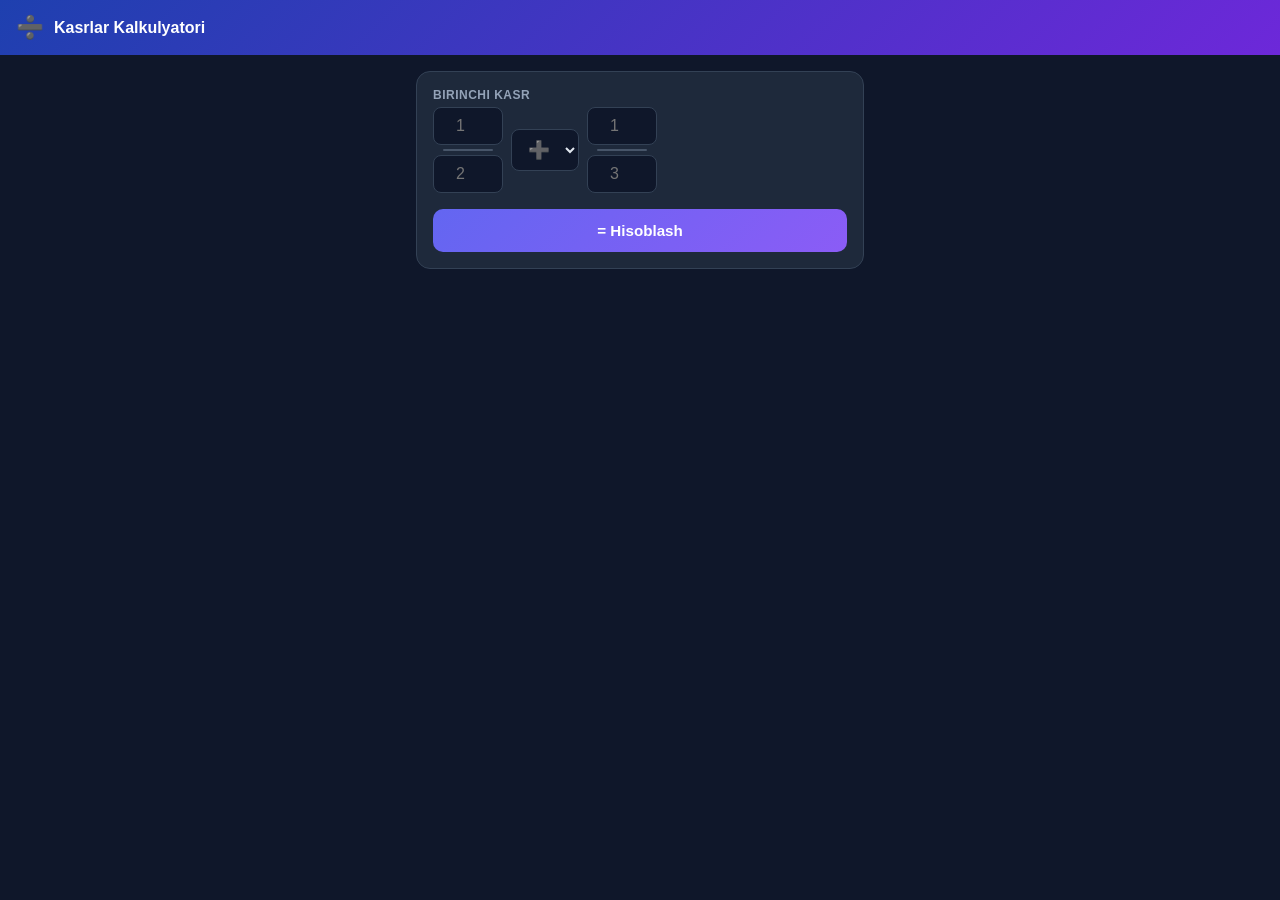
<file: apps/kasrlar/index.html>
<!DOCTYPE html>
<html lang="uz">
<head>
<meta charset="UTF-8">
<meta name="viewport" content="width=device-width,initial-scale=1">
<title>Kasrlar Kalkulyatori</title>
<style>
  *{box-sizing:border-box;margin:0;padding:0}
  body{font-family:'Segoe UI',sans-serif;background:#0F172A;color:#E2E8F0;min-height:100vh;display:flex;flex-direction:column}
  header{background:linear-gradient(135deg,#1E40AF,#6D28D9);padding:14px 16px;display:flex;align-items:center;gap:10px}
  header h1{font-size:1rem;font-weight:700;color:#fff}
  .container{flex:1;padding:16px;max-width:480px;margin:0 auto;width:100%}
  .card{background:#1E293B;border:1px solid #334155;border-radius:14px;padding:16px;margin-bottom:12px}
  label{font-size:.75rem;font-weight:600;color:#94A3B8;display:block;margin-bottom:5px;text-transform:uppercase;letter-spacing:.5px}
  .fraction-row{display:flex;align-items:center;gap:8px;margin-bottom:12px}
  input{background:#0F172A;border:1.5px solid #334155;border-radius:8px;color:#E2E8F0;padding:9px 12px;font-size:1rem;width:70px;text-align:center;outline:none}
  input:focus{border-color:#6366F1}
  .frac-box{display:flex;flex-direction:column;align-items:center;gap:4px}
  .frac-line{width:50px;height:2px;background:#475569;border-radius:1px}
  select{background:#0F172A;border:1.5px solid #334155;border-radius:8px;color:#E2E8F0;padding:9px 12px;font-size:1.1rem;outline:none}
  .btn{width:100%;padding:13px;background:linear-gradient(135deg,#6366F1,#8B5CF6);color:#fff;border:none;border-radius:10px;font-size:.95rem;font-weight:700;cursor:pointer;margin-top:4px}
  .result{background:linear-gradient(135deg,rgba(99,102,241,.15),rgba(139,92,246,.1));border:1px solid rgba(99,102,241,.3);border-radius:12px;padding:16px;text-align:center;display:none}
  .result.show{display:block}
  .res-main{font-size:1.8rem;font-weight:800;color:#A78BFA}
  .res-mixed{font-size:.9rem;color:#94A3B8;margin-top:6px}
  .res-decimal{font-size:.85rem;color:#64748B;margin-top:4px}
  .steps{background:#0F172A;border-radius:10px;padding:12px;margin-top:10px;font-size:.8rem;color:#94A3B8;line-height:1.8;text-align:left}
  .err{color:#F87171;font-size:.82rem;text-align:center;margin-top:8px;display:none}
  .err.show{display:block}
</style>
</head>
<body>
<header>
  <span style="font-size:1.4rem">➗</span>
  <h1>Kasrlar Kalkulyatori</h1>
</header>
<div class="container">
  <div class="card">
    <label>Birinchi kasr</label>
    <div class="fraction-row">
      <div class="frac-box">
        <input type="number" id="a1" placeholder="1" min="-999" max="999">
        <div class="frac-line"></div>
        <input type="number" id="b1" placeholder="2" min="1" max="999">
      </div>
      <select id="op">
        <option value="+">➕</option>
        <option value="-">➖</option>
        <option value="*">✖️</option>
        <option value="/">➗</option>
      </select>
      <div class="frac-box">
        <input type="number" id="a2" placeholder="1" min="-999" max="999">
        <div class="frac-line"></div>
        <input type="number" id="b2" placeholder="3" min="1" max="999">
      </div>
    </div>
    <button class="btn" onclick="calculate()">= Hisoblash</button>
    <div class="err" id="err">❌ Maxraj 0 bo'lmasin!</div>
  </div>
  <div class="result" id="result">
    <div style="font-size:.75rem;color:#64748B;margin-bottom:8px;font-weight:600;text-transform:uppercase;letter-spacing:.5px">Natija</div>
    <div class="res-main" id="res-frac"></div>
    <div class="res-mixed" id="res-mixed"></div>
    <div class="res-decimal" id="res-decimal"></div>
    <div class="steps" id="steps"></div>
  </div>
</div>
<script>
function gcd(a,b){a=Math.abs(a);b=Math.abs(b);while(b){let t=b;b=a%b;a=t;}return a;}
function calculate(){
  const a1=parseInt(document.getElementById('a1').value)||0;
  const b1=parseInt(document.getElementById('b1').value)||0;
  const a2=parseInt(document.getElementById('a2').value)||0;
  const b2=parseInt(document.getElementById('b2').value)||0;
  const op=document.getElementById('op').value;
  const err=document.getElementById('err');
  const res=document.getElementById('result');
  err.classList.remove('show');
  if(b1===0||b2===0||(op==='/'&&a2===0)){err.classList.add('show');res.classList.remove('show');return;}
  let numRes,denRes,steps='';
  if(op==='+'){
    numRes=a1*b2+a2*b1; denRes=b1*b2;
    steps=`${a1}/${b1} + ${a2}/${b2} = (${a1}×${b2} + ${a2}×${b1}) / (${b1}×${b2}) = ${numRes}/${denRes}`;
  } else if(op==='-'){
    numRes=a1*b2-a2*b1; denRes=b1*b2;
    steps=`${a1}/${b1} − ${a2}/${b2} = (${a1}×${b2} − ${a2}×${b1}) / (${b1}×${b2}) = ${numRes}/${denRes}`;
  } else if(op==='*'){
    numRes=a1*a2; denRes=b1*b2;
    steps=`${a1}/${b1} × ${a2}/${b2} = (${a1}×${a2}) / (${b1}×${b2}) = ${numRes}/${denRes}`;
  } else {
    numRes=a1*b2; denRes=b1*a2;
    steps=`${a1}/${b1} ÷ ${a2}/${b2} = ${a1}/${b1} × ${b2}/${a2} = ${numRes}/${denRes}`;
  }
  const sign=numRes<0?-1:1;
  const g=gcd(Math.abs(numRes),Math.abs(denRes));
  const sNum=(numRes/g); const sDen=(denRes/g);
  const finalNum=sign*Math.abs(sNum); const finalDen=Math.abs(sDen);
  document.getElementById('res-frac').textContent=finalDen===1?finalNum:`${finalNum} / ${finalDen}`;
  const whole=Math.trunc(finalNum/finalDen);
  const rem=Math.abs(finalNum%finalDen);
  document.getElementById('res-mixed').textContent=
    (Math.abs(whole)>0&&rem>0)?`Aralash son: ${whole} va ${rem}/${finalDen}`:'';
  document.getElementById('res-decimal').textContent=`O'nli kasr: ${(finalNum/finalDen).toFixed(4)}`;
  if(g>1) steps+=`\nQisqartirish (EKUB=${g}): ${numRes/g} / ${denRes/g}`;
  document.getElementById('steps').textContent=steps;
  res.classList.add('show');
}
document.addEventListener('keydown',e=>{if(e.key==='Enter')calculate();});
</script>
</body>
</html>
</file>
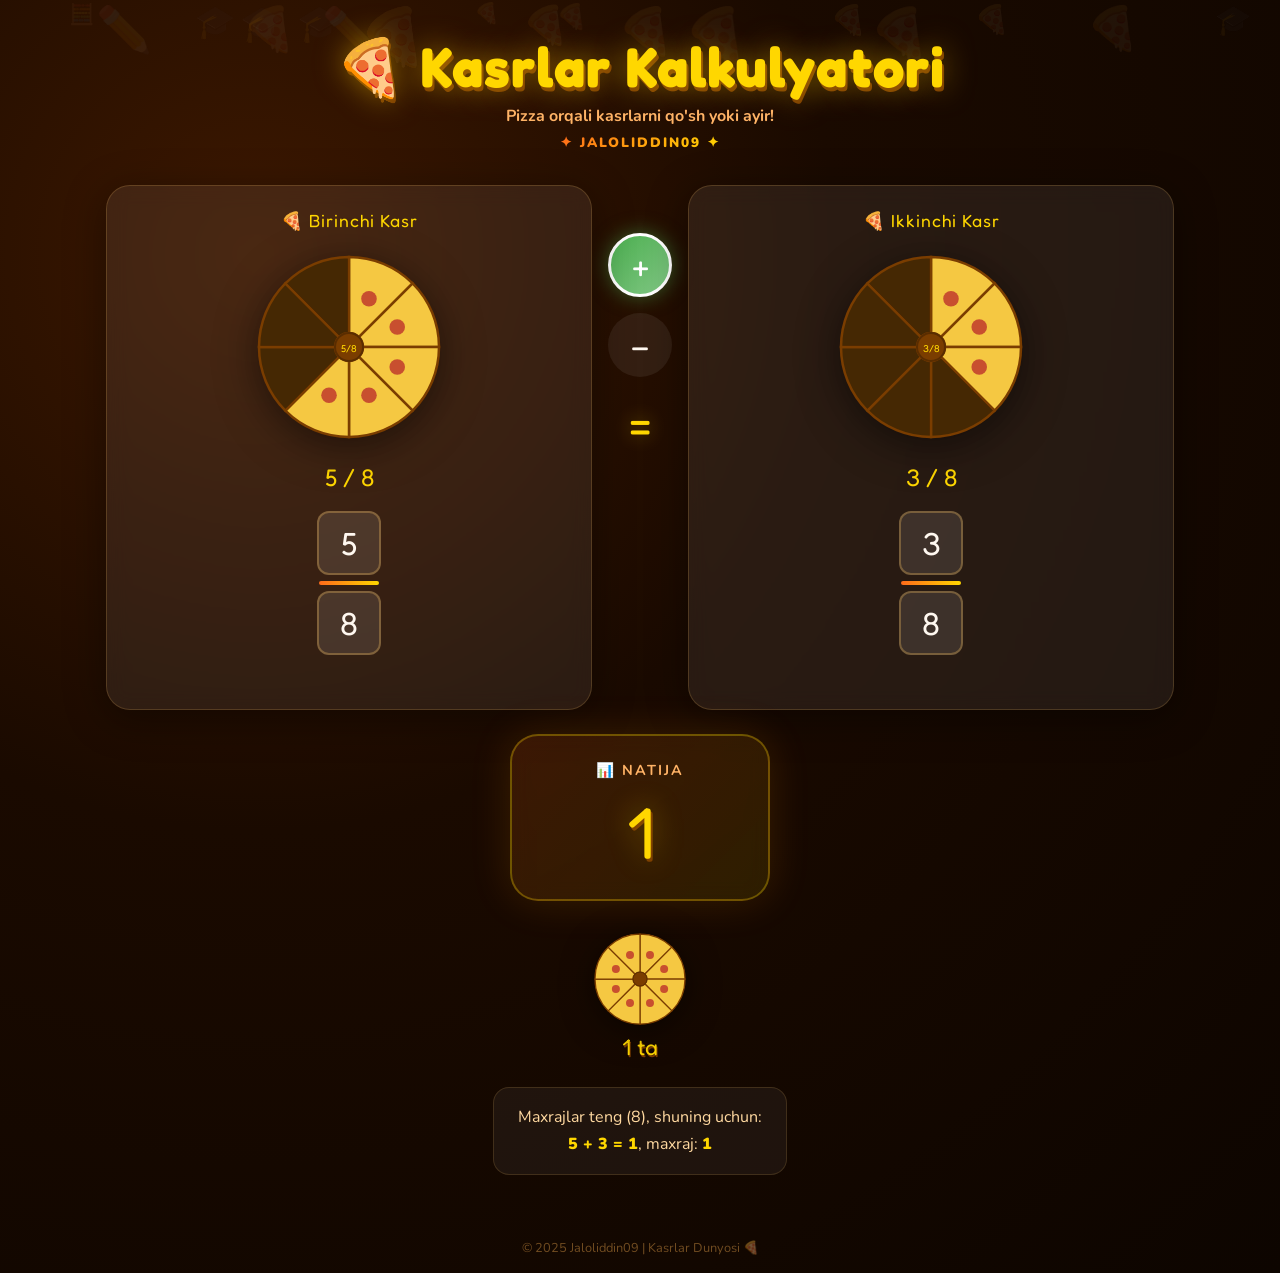
<file: apps/kasrlar_kalkulyator/index.html>
<!DOCTYPE html>
<html lang="uz">
<head>
<meta charset="UTF-8">
<meta name="viewport" content="width=device-width, initial-scale=1.0">
<title>🍕 Kasrlar Kalkulyatori | Jaloliddin09</title>
<link href="https://fonts.googleapis.com/css2?family=Fredoka+One&family=Nunito:wght@400;600;700;800;900&display=swap" rel="stylesheet">
<style>
  :root {
    --crust: #c8860a;
    --cheese: #f5c842;
    --sauce: #e8431a;
    --shadow-slice: rgba(80,30,0,0.18);
    --bg1: #1a0a00;
    --bg2: #2d1200;
    --accent: #ff6b1a;
    --gold: #ffd700;
    --white: #fff8f0;
    --green: #4caf50;
    --blue: #2196f3;
    --card: rgba(255,255,255,0.07);
    --border: rgba(255,200,100,0.18);
  }

  * { box-sizing: border-box; margin: 0; padding: 0; }

  body {
    font-family: 'Nunito', sans-serif;
    background: radial-gradient(ellipse at 20% 20%, #3d1800 0%, #1a0a00 40%, #0d0500 100%);
    min-height: 100vh;
    color: var(--white);
    overflow-x: hidden;
  }

  /* Floating pizza emojis background */
  .bg-emojis {
    position: fixed; inset: 0; pointer-events: none; z-index: 0; overflow: hidden;
  }
  .bg-emoji {
    position: absolute; font-size: 2rem; opacity: 0.06;
    animation: floatEmoji linear infinite;
  }

  @keyframes floatEmoji {
    from { transform: translateY(110vh) rotate(0deg); }
    to   { transform: translateY(-10vh) rotate(360deg); }
  }

  header {
    position: relative; z-index: 10;
    text-align: center;
    padding: 2rem 1rem 0.5rem;
  }
  header h1 {
    font-family: 'Fredoka One', cursive;
    font-size: clamp(2rem, 6vw, 3.5rem);
    color: var(--gold);
    text-shadow: 0 0 30px rgba(255,200,0,0.5), 2px 4px 0 #7a3d00;
    letter-spacing: 1px;
  }
  header p {
    color: #ffb366; font-size: 1rem; margin-top: 4px; font-weight: 700;
  }
  .author {
    display: inline-block; margin-top: 6px;
    background: linear-gradient(135deg, #ff6b1a, #ffd700);
    -webkit-background-clip: text; -webkit-text-fill-color: transparent;
    font-size: 0.85rem; font-weight: 900; letter-spacing: 2px;
  }

  .main-wrap {
    position: relative; z-index: 10;
    max-width: 1100px; margin: 0 auto;
    padding: 1.5rem 1rem 3rem;
    display: grid;
    grid-template-columns: 1fr auto 1fr;
    gap: 1rem;
    align-items: start;
  }

  @media(max-width:700px){
    .main-wrap { grid-template-columns: 1fr; }
    .operator-col { order: 3; }
    .result-section { order: 4; grid-column: 1; }
  }

  /* FRACTION INPUT CARD */
  .fraction-card {
    background: var(--card);
    border: 1.5px solid var(--border);
    border-radius: 24px;
    padding: 1.5rem 1rem 1.2rem;
    backdrop-filter: blur(10px);
    box-shadow: 0 8px 40px rgba(0,0,0,0.4);
    display: flex; flex-direction: column; align-items: center; gap: 1rem;
    transition: transform 0.3s;
  }
  .fraction-card:hover { transform: translateY(-4px); }

  .card-label {
    font-family: 'Fredoka One', cursive;
    font-size: 1.1rem; color: var(--gold); letter-spacing: 1px;
  }

  /* PIZZA SVG */
  .pizza-wrap {
    position: relative;
    width: 200px; height: 200px;
  }
  .pizza-svg { width: 100%; height: 100%; filter: drop-shadow(0 8px 20px rgba(0,0,0,0.5)); }

  /* INPUT ROW */
  .input-row {
    display: flex; align-items: center; gap: 0.5rem;
  }
  .frac-input {
    background: rgba(255,255,255,0.1);
    border: 2px solid rgba(255,200,100,0.3);
    border-radius: 12px;
    color: var(--white);
    font-family: 'Fredoka One', cursive;
    font-size: 2rem;
    width: 64px; height: 64px;
    text-align: center;
    outline: none;
    transition: border-color 0.3s, background 0.3s;
    -moz-appearance: textfield;
  }
  .frac-input::-webkit-inner-spin-button,
  .frac-input::-webkit-outer-spin-button { -webkit-appearance: none; }
  .frac-input:focus {
    border-color: var(--gold);
    background: rgba(255,200,0,0.12);
  }
  .divider-line {
    width: 60px; height: 4px;
    background: linear-gradient(90deg, #ff6b1a, #ffd700);
    border-radius: 4px;
    margin: 2px 0;
  }
  .frac-stack { display: flex; flex-direction: column; align-items: center; gap: 4px; }

  /* fraction display text */
  .frac-display {
    font-family: 'Fredoka One', cursive;
    font-size: 1.5rem; color: var(--gold);
    min-height: 2rem;
  }

  /* OPERATOR COLUMN */
  .operator-col {
    display: flex; flex-direction: column;
    align-items: center; justify-content: center;
    gap: 1rem; padding-top: 3rem;
  }
  .op-btn {
    width: 64px; height: 64px;
    border-radius: 50%;
    border: 3px solid transparent;
    font-family: 'Fredoka One', cursive;
    font-size: 2rem;
    cursor: pointer;
    transition: all 0.25s;
    background: rgba(255,255,255,0.07);
    color: var(--white);
  }
  .op-btn:hover { transform: scale(1.1); }
  .op-btn.active-plus {
    background: linear-gradient(135deg, #4caf50, #81c784);
    border-color: #fff;
    box-shadow: 0 0 20px rgba(76,175,80,0.5);
    color: #fff;
  }
  .op-btn.active-minus {
    background: linear-gradient(135deg, #e53935, #ef9a9a);
    border-color: #fff;
    box-shadow: 0 0 20px rgba(229,57,53,0.5);
    color: #fff;
  }
  .equals-sign {
    font-family: 'Fredoka One', cursive;
    font-size: 3rem; color: var(--gold);
    text-shadow: 0 0 20px rgba(255,215,0,0.4);
  }

  /* RESULT SECTION */
  .result-section {
    grid-column: 1 / -1;
    display: flex; flex-direction: column; align-items: center;
    gap: 1.2rem; padding-top: 0.5rem;
  }

  .result-card {
    background: linear-gradient(135deg, rgba(255,107,26,0.15), rgba(255,215,0,0.1));
    border: 2px solid rgba(255,215,0,0.3);
    border-radius: 28px;
    padding: 1.5rem 3rem;
    text-align: center;
    min-width: 260px;
    box-shadow: 0 0 40px rgba(255,150,0,0.15);
    backdrop-filter: blur(10px);
  }
  .result-label {
    font-size: 0.9rem; color: #ffb366; font-weight: 700; letter-spacing: 2px;
    text-transform: uppercase; margin-bottom: 0.5rem;
  }
  .result-value {
    font-family: 'Fredoka One', cursive;
    font-size: clamp(2.5rem, 8vw, 4.5rem);
    color: var(--gold);
    text-shadow: 0 0 30px rgba(255,200,0,0.4), 2px 3px 0 #7a3d00;
    transition: transform 0.4s cubic-bezier(.34,1.56,.64,1);
    display: inline-block;
  }
  .result-value.pop {
    animation: popAnim 0.5s cubic-bezier(.34,1.56,.64,1);
  }
  @keyframes popAnim {
    0%   { transform: scale(0.5); opacity: 0; }
    60%  { transform: scale(1.15); }
    100% { transform: scale(1); opacity: 1; }
  }

  /* WHOLE PIZZAS DISPLAY */
  .whole-pizzas {
    display: flex; flex-wrap: wrap; justify-content: center; gap: 1rem;
    padding: 0.5rem;
  }
  .whole-pizza-item {
    display: flex; flex-direction: column; align-items: center; gap: 4px;
    animation: popIn 0.5s cubic-bezier(.34,1.56,.64,1) both;
  }
  @keyframes popIn {
    from { transform: scale(0) rotate(-15deg); opacity: 0; }
    to   { transform: scale(1) rotate(0deg); opacity: 1; }
  }
  .whole-pizza-item svg { filter: drop-shadow(0 6px 16px rgba(0,0,0,0.5)); }
  .whole-pizza-label {
    font-family: 'Fredoka One', cursive;
    font-size: 1.4rem; color: var(--gold);
    text-shadow: 1px 2px 0 #7a3d00;
  }

  .remainder-label {
    font-size: 0.9rem; color: #ffb366; font-weight: 700; text-align: center;
  }

  /* STEP EXPLANATION */
  .step-box {
    background: rgba(255,255,255,0.05);
    border: 1px solid rgba(255,200,100,0.15);
    border-radius: 16px;
    padding: 1rem 1.5rem;
    font-size: 1rem;
    color: #ffd9a0;
    text-align: center;
    line-height: 1.7;
    max-width: 500px;
  }
  .step-box span { color: var(--gold); font-weight: 900; }

  /* Slice animation */
  .pizza-slice-path {
    transition: opacity 0.3s, transform 0.3s;
    transform-origin: center;
  }

  .error-msg {
    color: #ff6b6b; font-size: 0.9rem; font-weight: 700; min-height: 1.2rem;
  }

  footer {
    position: relative; z-index: 10;
    text-align: center; padding: 1rem;
    color: rgba(255,180,80,0.4); font-size: 0.8rem;
  }
</style>
</head>
<body>

<!-- Background floating pizzas -->
<div class="bg-emojis" id="bgEmojis"></div>

<header>
  <h1>🍕 Kasrlar Kalkulyatori</h1>
  <p>Pizza orqali kasrlarni qo'sh yoki ayir!</p>
  <div class="author">✦ JALOLIDDIN09 ✦</div>
</header>

<div class="main-wrap">

  <!-- FRACTION 1 -->
  <div class="fraction-card" id="card1">
    <div class="card-label">🍕 Birinchi Kasr</div>
    <div class="pizza-wrap">
      <svg class="pizza-svg" id="pizza1" viewBox="0 0 200 200"></svg>
    </div>
    <div class="frac-display" id="display1">—</div>
    <div class="input-row">
      <div class="frac-stack">
        <input class="frac-input" id="num1" type="number" min="0" max="99" placeholder="5" value="">
        <div class="divider-line"></div>
        <input class="frac-input" id="den1" type="number" min="1" max="20" placeholder="8" value="">
      </div>
    </div>
    <div class="error-msg" id="err1"></div>
  </div>

  <!-- OPERATOR -->
  <div class="operator-col">
    <button class="op-btn active-plus" id="btnPlus" onclick="setOp('+')">+</button>
    <button class="op-btn" id="btnMinus" onclick="setOp('-')">−</button>
    <div class="equals-sign">=</div>
  </div>

  <!-- FRACTION 2 -->
  <div class="fraction-card" id="card2">
    <div class="card-label">🍕 Ikkinchi Kasr</div>
    <div class="pizza-wrap">
      <svg class="pizza-svg" id="pizza2" viewBox="0 0 200 200"></svg>
    </div>
    <div class="frac-display" id="display2">—</div>
    <div class="input-row">
      <div class="frac-stack">
        <input class="frac-input" id="num2" type="number" min="0" max="99" placeholder="3" value="">
        <div class="divider-line"></div>
        <input class="frac-input" id="den2" type="number" min="1" max="20" placeholder="8" value="">
      </div>
    </div>
    <div class="error-msg" id="err2"></div>
  </div>

  <!-- RESULT -->
  <div class="result-section" id="resultSection" style="display:none">
    <div class="result-card">
      <div class="result-label">📊 Natija</div>
      <div class="result-value" id="resultValue">—</div>
    </div>
    <div class="whole-pizzas" id="wholePizzas"></div>
    <div class="step-box" id="stepBox"></div>
  </div>

</div>

<footer>© 2025 Jaloliddin09 | Kasrlar Dunyosi 🍕</footer>

<script>
// ── BG EMOJIS ──
const bgWrap = document.getElementById('bgEmojis');
for(let i=0;i<18;i++){
  const e = document.createElement('span');
  e.className = 'bg-emoji';
  e.textContent = ['🍕','🍕','🍕','🧮','✏️','🎓'][Math.floor(Math.random()*6)];
  e.style.left = Math.random()*100+'%';
  e.style.fontSize = (1.2+Math.random()*2.5)+'rem';
  e.style.animationDuration = (12+Math.random()*20)+'s';
  e.style.animationDelay = (-Math.random()*20)+'s';
  bgWrap.appendChild(e);
}

// ── STATE ──
let operator = '+';

function setOp(op){
  operator = op;
  document.getElementById('btnPlus').className = 'op-btn' + (op==='+' ? ' active-plus' : '');
  document.getElementById('btnMinus').className = 'op-btn' + (op==='-' ? ' active-minus' : '');
  calculate();
}

// ── PIZZA DRAW ──
function drawPizza(svgEl, numerator, denominator, animated=false){
  svgEl.innerHTML = '';
  const cx=100, cy=100, r=90, ri=14;
  if(!denominator || denominator<1){ return; }

  // Background circle (crust)
  const bgCircle = document.createElementNS('http://www.w3.org/2000/svg','circle');
  bgCircle.setAttribute('cx',cx); bgCircle.setAttribute('cy',cy);
  bgCircle.setAttribute('r',r);
  bgCircle.setAttribute('fill','#c8860a');
  svgEl.appendChild(bgCircle);

  const slices = denominator;
  const angleStep = (2*Math.PI)/slices;

  for(let i=0;i<slices;i++){
    const a1 = -Math.PI/2 + i*angleStep;
    const a2 = a1 + angleStep;
    const filled = i < numerator;

    // Slice path
    const x1=cx+r*Math.cos(a1), y1=cy+r*Math.sin(a1);
    const x2=cx+r*Math.cos(a2), y2=cy+r*Math.sin(a2);
    const xi1=cx+ri*Math.cos(a1), yi1=cy+ri*Math.sin(a1);
    const xi2=cx+ri*Math.cos(a2), yi2=cy+ri*Math.sin(a2);

    const d = `M ${xi1} ${yi1} L ${x1} ${y1} A ${r} ${r} 0 0 1 ${x2} ${y2} L ${xi2} ${yi2} A ${ri} ${ri} 0 0 0 ${xi1} ${yi1} Z`;

    const path = document.createElementNS('http://www.w3.org/2000/svg','path');
    path.setAttribute('d', d);

    if(filled){
      // Cheese color
      path.setAttribute('fill','#f5c842');
    } else {
      // Empty / shadow
      path.setAttribute('fill','rgba(20,5,0,0.72)');
    }

    // Slice border
    path.setAttribute('stroke','#7a3d00');
    path.setAttribute('stroke-width','2.5');
    path.style.transition = 'fill 0.4s';

    if(animated){
      path.style.opacity = '0';
      path.style.transition = `opacity 0.3s ${i*0.06}s, fill 0.4s`;
      setTimeout(()=>{ path.style.opacity='1'; }, 50);
    }

    svgEl.appendChild(path);

    // Toppings (pepperoni) on filled slices
    if(filled && slices <= 12){
      const mid = a1 + angleStep/2;
      const tr = r*0.58;
      const tx = cx + tr*Math.cos(mid);
      const ty = cy + tr*Math.sin(mid);
      const pepperoni = document.createElementNS('http://www.w3.org/2000/svg','circle');
      pepperoni.setAttribute('cx', tx); pepperoni.setAttribute('cy', ty);
      pepperoni.setAttribute('r', Math.max(5, 11-slices*0.4));
      pepperoni.setAttribute('fill','#c0392b');
      pepperoni.setAttribute('opacity','0.85');
      svgEl.appendChild(pepperoni);
    }
  }

  // Center hole
  const center = document.createElementNS('http://www.w3.org/2000/svg','circle');
  center.setAttribute('cx',cx); center.setAttribute('cy',cy);
  center.setAttribute('r',ri);
  center.setAttribute('fill','#7a3d00');
  center.setAttribute('stroke','#5a2d00');
  center.setAttribute('stroke-width','2');
  svgEl.appendChild(center);

  // Fraction text in center
  const txt = document.createElementNS('http://www.w3.org/2000/svg','text');
  txt.setAttribute('x',cx); txt.setAttribute('y',cy+5);
  txt.setAttribute('text-anchor','middle');
  txt.setAttribute('font-family','Fredoka One, cursive');
  txt.setAttribute('font-size','10');
  txt.setAttribute('fill','#ffd700');
  txt.textContent = numerator+'/'+denominator;
  svgEl.appendChild(txt);
}

// ── WHOLE PIZZA DRAW (small) ──
function makeWholePizzaSVG(size=90){
  const ns='http://www.w3.org/2000/svg';
  const svg = document.createElementNS(ns,'svg');
  svg.setAttribute('viewBox','0 0 200 200');
  svg.setAttribute('width', size); svg.setAttribute('height', size);

  const cx=100,cy=100,r=90,ri=14;
  const slices=8, angleStep=(2*Math.PI)/slices;

  const bg=document.createElementNS(ns,'circle');
  bg.setAttribute('cx',cx);bg.setAttribute('cy',cy);bg.setAttribute('r',r);
  bg.setAttribute('fill','#c8860a'); svg.appendChild(bg);

  for(let i=0;i<slices;i++){
    const a1=-Math.PI/2+i*angleStep, a2=a1+angleStep;
    const x1=cx+r*Math.cos(a1),y1=cy+r*Math.sin(a1);
    const x2=cx+r*Math.cos(a2),y2=cy+r*Math.sin(a2);
    const xi1=cx+ri*Math.cos(a1),yi1=cy+ri*Math.sin(a1);
    const xi2=cx+ri*Math.cos(a2),yi2=cy+ri*Math.sin(a2);
    const d=`M ${xi1} ${yi1} L ${x1} ${y1} A ${r} ${r} 0 0 1 ${x2} ${y2} L ${xi2} ${yi2} A ${ri} ${ri} 0 0 0 ${xi1} ${yi1} Z`;
    const path=document.createElementNS(ns,'path');
    path.setAttribute('d',d);
    path.setAttribute('fill','#f5c842');
    path.setAttribute('stroke','#7a3d00');
    path.setAttribute('stroke-width','2.5');
    svg.appendChild(path);

    const mid=a1+angleStep/2;
    const tr=r*0.58;
    const tx=cx+tr*Math.cos(mid),ty=cy+tr*Math.sin(mid);
    const p=document.createElementNS(ns,'circle');
    p.setAttribute('cx',tx);p.setAttribute('cy',ty);
    p.setAttribute('r','8');p.setAttribute('fill','#c0392b');p.setAttribute('opacity','0.85');
    svg.appendChild(p);
  }

  const cent=document.createElementNS(ns,'circle');
  cent.setAttribute('cx',cx);cent.setAttribute('cy',cy);cent.setAttribute('r',ri);
  cent.setAttribute('fill','#7a3d00');cent.setAttribute('stroke','#5a2d00');cent.setAttribute('stroke-width','2');
  svg.appendChild(cent);
  return svg;
}

// ── CALCULATE ──
function gcd(a,b){ return b===0?a:gcd(b,a%b); }

function calculate(){
  const n1=parseInt(document.getElementById('num1').value);
  const d1=parseInt(document.getElementById('den1').value);
  const n2=parseInt(document.getElementById('num2').value);
  const d2=parseInt(document.getElementById('den2').value);

  const err1=document.getElementById('err1');
  const err2=document.getElementById('err2');
  err1.textContent=''; err2.textContent='';

  // Draw individual pizzas if valid
  if(!isNaN(n1) && !isNaN(d1) && d1>=1 && d1<=20 && n1>=0){
    drawPizza(document.getElementById('pizza1'), n1, d1, true);
    document.getElementById('display1').textContent = n1+' / '+d1;
  } else {
    document.getElementById('pizza1').innerHTML='';
    document.getElementById('display1').textContent='—';
    if(!isNaN(d1) && (d1<1||d1>20)) err1.textContent='Maxraj 1-20 oralig\'ida bo\'lsin!';
  }

  if(!isNaN(n2) && !isNaN(d2) && d2>=1 && d2<=20 && n2>=0){
    drawPizza(document.getElementById('pizza2'), n2, d2, true);
    document.getElementById('display2').textContent = n2+' / '+d2;
  } else {
    document.getElementById('pizza2').innerHTML='';
    document.getElementById('display2').textContent='—';
    if(!isNaN(d2) && (d2<1||d2>20)) err2.textContent='Maxraj 1-20 oralig\'ida bo\'lsin!';
  }

  // Full calculation
  if(isNaN(n1)||isNaN(d1)||isNaN(n2)||isNaN(d2)||d1<1||d2<1){
    document.getElementById('resultSection').style.display='none';
    return;
  }

  let resN, resD;
  if(operator==='+'){
    resN = n1*d2 + n2*d1;
    resD = d1*d2;
  } else {
    resN = n1*d2 - n2*d1;
    resD = d1*d2;
  }

  // Simplify
  const g = gcd(Math.abs(resN), resD);
  const simpN = resN/g;
  const simpD = resD/g;

  // Whole numbers
  const wholes = Math.floor(Math.abs(simpN)/simpD) * Math.sign(simpN);
  const remN   = Math.abs(simpN) % simpD;

  // Display result
  let resultText = '';
  if(simpN<0 && simpD>0) resultText += '−';
  if(remN===0){
    resultText += Math.abs(wholes);
  } else if(wholes!==0){
    resultText += Math.abs(wholes) + ' ' + remN+'/'+simpD;
  } else {
    resultText += Math.abs(simpN)+'/'+simpD;
  }

  const rv = document.getElementById('resultValue');
  rv.textContent = resultText;
  rv.classList.remove('pop');
  void rv.offsetWidth;
  rv.classList.add('pop');

  // Whole pizzas display
  const wholePizzas = document.getElementById('wholePizzas');
  wholePizzas.innerHTML='';
  if(Math.abs(wholes)>0 && Math.abs(wholes)<=8){
    // show individual pizza svgs
    for(let i=0;i<Math.abs(wholes);i++){
      const item = document.createElement('div');
      item.className='whole-pizza-item';
      item.style.animationDelay = (i*0.12)+'s';
      const svg = makeWholePizzaSVG(Math.abs(wholes)<=4?100:70);
      item.appendChild(svg);
      if(i===0){
        const lbl=document.createElement('div');
        lbl.className='whole-pizza-label';
        lbl.textContent=Math.abs(wholes)>1?Math.abs(wholes)+'✕':'1 ta';
        item.appendChild(lbl);
      }
      wholePizzas.appendChild(item);
      if(Math.abs(wholes)>4 && i===0) break; // show 1 with multiplier
    }
  }
  if(Math.abs(wholes)>8){
    const item=document.createElement('div');
    item.className='whole-pizza-item';
    const svg=makeWholePizzaSVG(100);
    item.appendChild(svg);
    const lbl=document.createElement('div');
    lbl.className='whole-pizza-label';
    lbl.textContent=Math.abs(wholes)+'✕';
    item.appendChild(lbl);
    wholePizzas.appendChild(item);
  }

  // Step explanation
  let step = '';
  if(d1===d2){
    step = `Maxrajlar teng (${d1}), shuning uchun:\n<span>${n1} ${operator} ${n2} = ${simpN<0?simpN:Math.abs(simpN)}</span>, maxraj: <span>${simpD}</span>`;
  } else {
    step = `Maxrajlar har xil, umumiy maxraj: <span>${d1}×${d2} = ${d1*d2}</span>\n→ <span>${n1}×${d2} ${operator} ${n2}×${d1} = ${resN}</span> / <span>${d1*d2}</span>\n→ Soddalashtirish: <span>${simpN}/${simpD}</span>`;
  }
  document.getElementById('stepBox').innerHTML = step.replace(/\n/g,'<br>');

  document.getElementById('resultSection').style.display='flex';
}

// ── INPUT LISTENERS ──
['num1','den1','num2','den2'].forEach(id=>{
  document.getElementById(id).addEventListener('input', calculate);
});

// Initial demo
window.addEventListener('load', ()=>{
  document.getElementById('num1').value=5;
  document.getElementById('den1').value=8;
  document.getElementById('num2').value=3;
  document.getElementById('den2').value=8;
  setTimeout(calculate, 300);
});
</script>
</body>
</html>
</file>
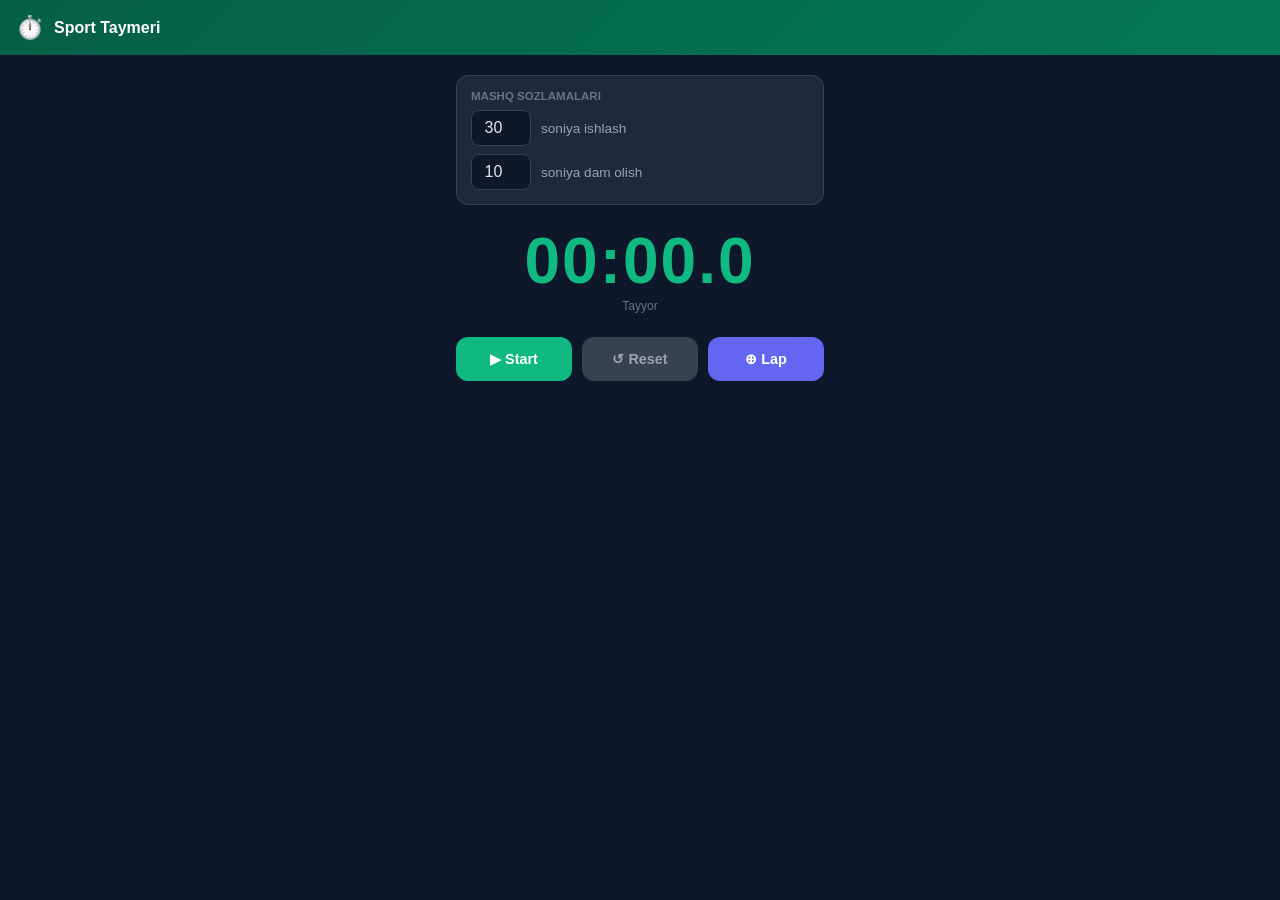
<file: apps/sport/index.html>
<!DOCTYPE html>
<html lang="uz">
<head>
<meta charset="UTF-8">
<meta name="viewport" content="width=device-width,initial-scale=1">
<title>Sport Taймер</title>
<style>
  *{box-sizing:border-box;margin:0;padding:0}
  body{font-family:'Segoe UI',sans-serif;background:#0F172A;color:#E2E8F0;min-height:100vh;display:flex;flex-direction:column;align-items:center}
  header{width:100%;background:linear-gradient(135deg,#065F46,#047857);padding:14px 16px;display:flex;align-items:center;gap:10px}
  header h1{font-size:1rem;font-weight:700;color:#fff}
  .container{flex:1;padding:20px 16px;width:100%;max-width:400px}
  .timer-display{text-align:center;margin:24px 0}
  .time{font-size:4rem;font-weight:900;color:#10B981;font-variant-numeric:tabular-nums;letter-spacing:2px;line-height:1}
  .lap-label{font-size:.75rem;color:#64748B;margin-top:6px}
  .btns{display:flex;gap:10px;margin-bottom:20px}
  .btn{flex:1;padding:14px;border:none;border-radius:12px;font-size:.9rem;font-weight:700;cursor:pointer;transition:all .15s}
  .btn-start{background:#10B981;color:#fff}
  .btn-start:active{background:#059669}
  .btn-pause{background:#F59E0B;color:#fff}
  .btn-reset{background:#374151;color:#9CA3AF}
  .btn-lap{background:#6366F1;color:#fff}
  .laps{background:#1E293B;border:1px solid #334155;border-radius:12px;padding:12px;max-height:220px;overflow-y:auto}
  .lap-item{display:flex;justify-content:space-between;padding:8px 0;border-bottom:1px solid #1E293B;font-size:.85rem}
  .lap-item:last-child{border:none}
  .lap-n{color:#64748B;font-weight:600}
  .lap-t{color:#E2E8F0;font-weight:700}
  .lap-d{color:#64748B;font-size:.75rem}
  .sets{background:#1E293B;border:1px solid #334155;border-radius:12px;padding:14px;margin-bottom:12px}
  .sets label{font-size:.72rem;color:#64748B;font-weight:600;text-transform:uppercase;display:block;margin-bottom:8px}
  .sets-row{display:flex;align-items:center;gap:10px}
  .sets-row input{background:#0F172A;border:1.5px solid #334155;color:#E2E8F0;border-radius:8px;padding:8px;width:60px;text-align:center;font-size:1rem}
  .sets-row span{color:#94A3B8;font-size:.85rem;flex:1}
</style>
</head>
<body>
<header>
  <span style="font-size:1.4rem">⏱️</span>
  <h1>Sport Taymeri</h1>
</header>
<div class="container">
  <div class="sets">
    <label>Mashq sozlamalari</label>
    <div class="sets-row">
      <input type="number" id="work-sec" value="30" min="5" max="300">
      <span>soniya ishlash</span>
    </div>
    <div class="sets-row" style="margin-top:8px">
      <input type="number" id="rest-sec" value="10" min="5" max="300">
      <span>soniya dam olish</span>
    </div>
  </div>
  <div class="timer-display">
    <div class="time" id="time">00:00.0</div>
    <div class="lap-label" id="phase-label">Tayyor</div>
  </div>
  <div class="btns">
    <button class="btn btn-start" id="btn-main" onclick="mainBtn()">▶ Start</button>
    <button class="btn btn-reset" onclick="resetTimer()">↺ Reset</button>
    <button class="btn btn-lap" onclick="addLap()">⊕ Lap</button>
  </div>
  <div class="laps" id="laps" style="display:none"></div>
</div>
<script>
let ms=0,running=false,interval=null,laps=[],lapStart=0;
function fmt(ms){
  const m=Math.floor(ms/60000);
  const s=Math.floor((ms%60000)/1000);
  const d=Math.floor((ms%1000)/100);
  return (m<10?'0':'')+m+':'+(s<10?'0':'')+s+'.'+d;
}
function tick(){ms+=100;document.getElementById('time').textContent=fmt(ms);}
function mainBtn(){
  if(!running){
    running=true;interval=setInterval(tick,100);
    document.getElementById('btn-main').className='btn btn-pause';
    document.getElementById('btn-main').textContent='⏸ Pauza';
    document.getElementById('phase-label').textContent='Ishlayapti...';
  } else {
    running=false;clearInterval(interval);
    document.getElementById('btn-main').className='btn btn-start';
    document.getElementById('btn-main').textContent='▶ Davom';
    document.getElementById('phase-label').textContent='Pauza';
  }
}
function resetTimer(){
  running=false;clearInterval(interval);ms=0;laps=[];lapStart=0;
  document.getElementById('time').textContent='00:00.0';
  document.getElementById('btn-main').className='btn btn-start';
  document.getElementById('btn-main').textContent='▶ Start';
  document.getElementById('phase-label').textContent='Tayyor';
  document.getElementById('laps').style.display='none';
  document.getElementById('laps').innerHTML='';
}
function addLap(){
  if(!running)return;
  const n=laps.length+1;
  const total=ms;const diff=ms-lapStart;lapStart=ms;laps.push({n,total,diff});
  const el=document.getElementById('laps');
  el.style.display='block';
  el.innerHTML=laps.slice().reverse().map(l=>
    '<div class="lap-item"><span class="lap-n">Lap '+l.n+'</span><span class="lap-t">'+fmt(l.total)+'</span><span class="lap-d">+'+fmt(l.diff)+'</span></div>'
  ).join('');
}
</script>
</body>
</html>
</file>
